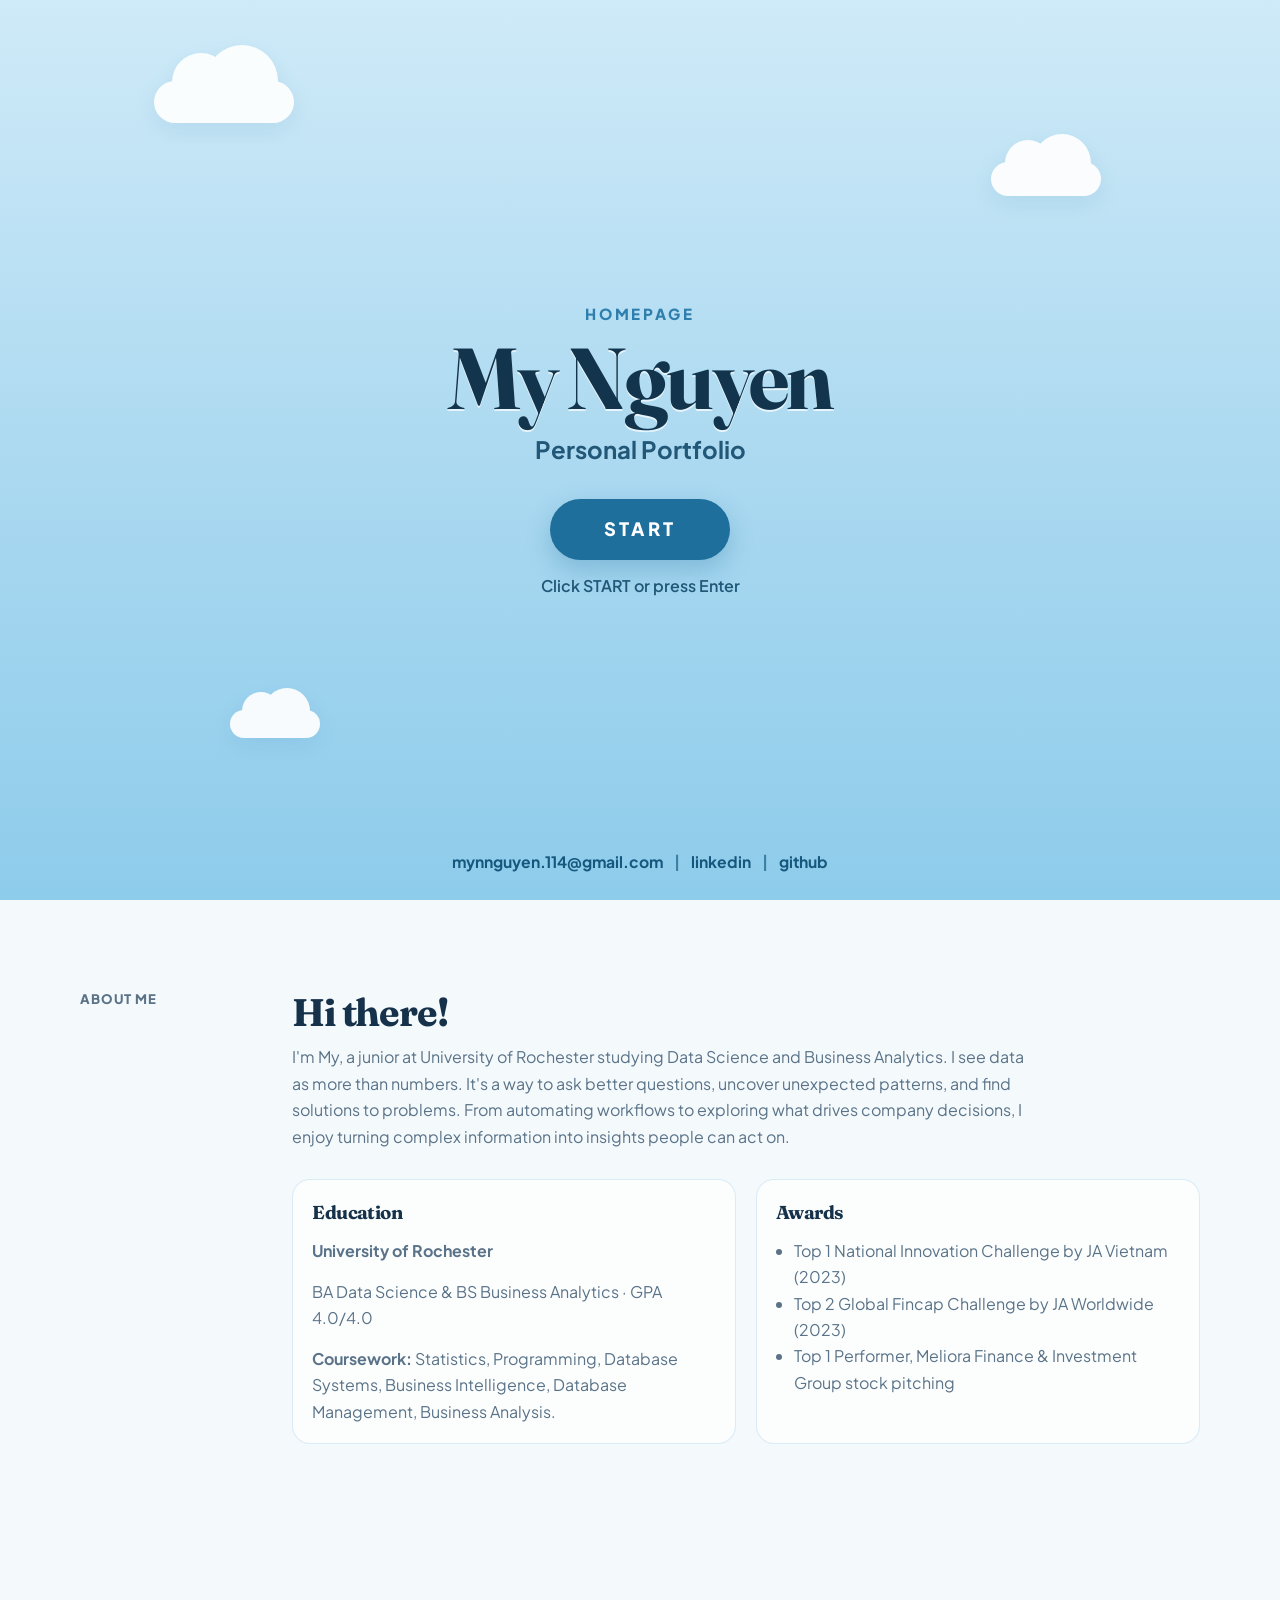
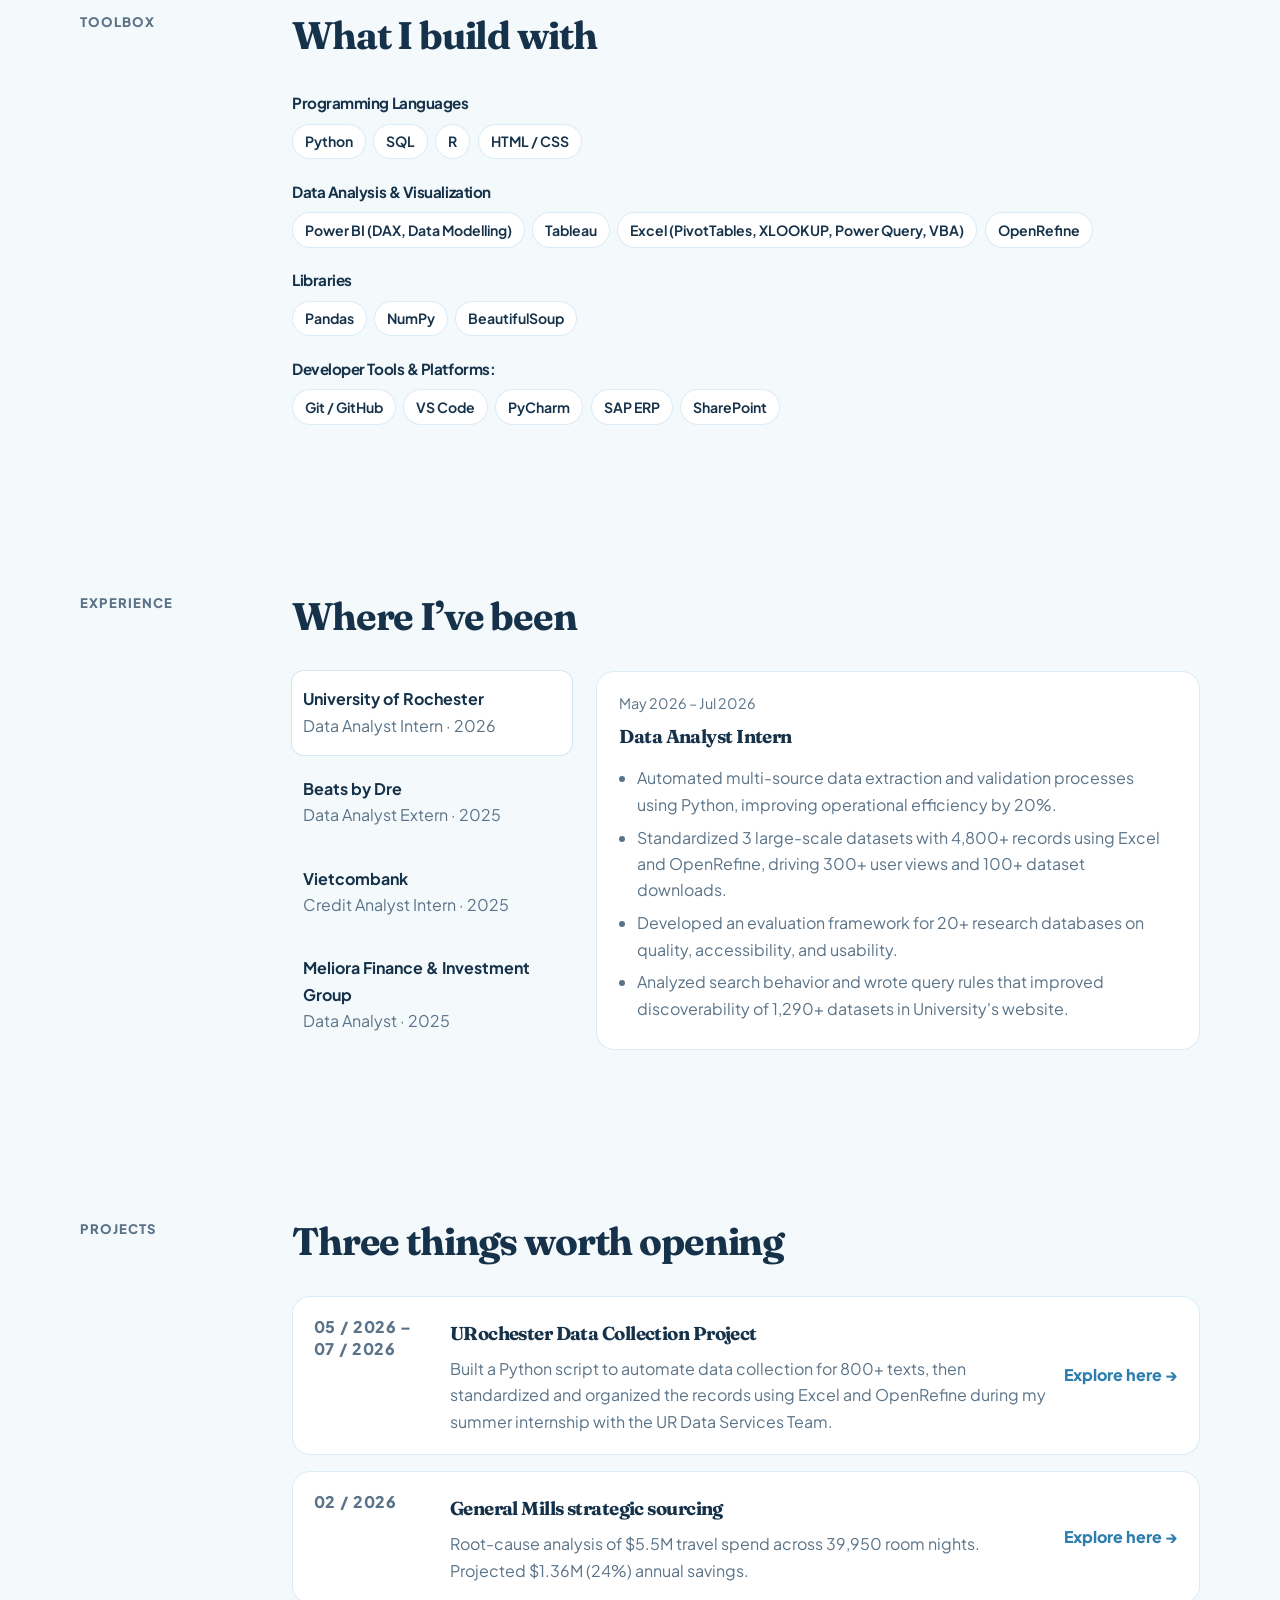
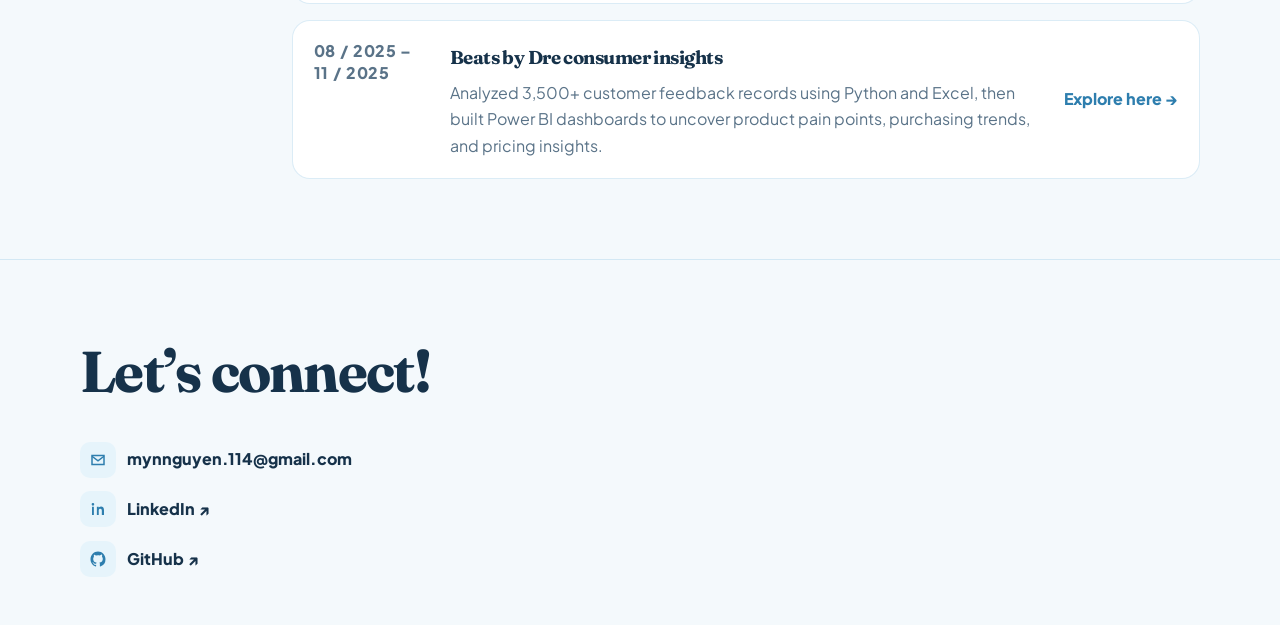
<file: index.html>
<!DOCTYPE html>
<html lang="en">
<head>
  <meta charset="UTF-8" />
  <meta name="viewport" content="width=device-width, initial-scale=1.0" />
  <title>My Nguyen | Personal Portfolio</title>
  <meta name="description" content="Personal portfolio of My Nguyen — Aspiring Data Scientist/Data Analyst curious about the patterns and possibilities hidden in data." />
  <link rel="preconnect" href="https://fonts.googleapis.com" />
  <link rel="preconnect" href="https://fonts.gstatic.com" crossorigin />
  <link href="https://fonts.googleapis.com/css2?family=Fraunces:opsz,wght@9..144,500;9..144,650;9..144,700&family=Plus+Jakarta+Sans:wght@400;500;600;700;800&display=swap" rel="stylesheet" />
  <link rel="stylesheet" href="style.css" />
</head>
<body class="start-lock">
  <div class="start-screen" id="startScreen" role="dialog" aria-label="Start screen">
    <span class="cloud cloud-a" aria-hidden="true"></span>
    <span class="cloud cloud-b" aria-hidden="true"></span>
    <span class="cloud cloud-c" aria-hidden="true"></span>
    <div class="start-inner">
      <p class="start-kicker">Homepage</p>
      <h1>My Nguyen</h1>
      <p class="start-sub">Personal Portfolio</p>
      <button class="start-btn" id="startBtn" type="button">START</button>
      <p class="start-hint">Click START or press Enter</p>
    </div>
    <p class="start-links">
      <a href="mailto:mynnguyen.114@gmail.com">mynnguyen.114@gmail.com</a>
      <span class="start-sep" aria-hidden="true">|</span>
      <a href="https://www.linkedin.com/in/mynguyen1104/" target="_blank" rel="noopener">linkedin</a>
      <span class="start-sep" aria-hidden="true">|</span>
      <a href="https://github.com/mynguyen121" target="_blank" rel="noopener">github</a>
    </p>
  </div>

  <header>
    <div class="wrap nav">
      <a class="logo" href="#top">MN</a>
      <button class="menu-btn" id="menuBtn" aria-expanded="false" aria-controls="navLinks">Menu</button>
      <nav>
        <ul id="navLinks">
          <li><a href="#about">About</a></li>
          <li><a href="#skills">Skills</a></li>
          <li><a href="#experience">Experience</a></li>
          <li><a href="#work">Projects</a></li>
          <li><a href="#contact">Contact</a></li>
        </ul>
      </nav>
    </div>
  </header>

  <main id="top" class="wrap">
    <section class="hero" id="home">
      <p class="meta">DATA SCIENCE & BUSINESS ANALYTICS · University of Rochester</p>
      <h1>My<em> Nguyen</em></h1>
      <p class="lead">
        Aspiring Data Scientist/Data Analyst curious about the
        <strong>patterns and possibilities</strong> hidden in data.
      </p>
      <div class="cta-row">
        <a class="btn btn-primary" href="#work">See the work</a>
        <a class="btn btn-ghost" href="#experience">See my experience</a>
      </div>
    </section>

    <section id="about me" class="about">
      <div class="split">
        <p class="label">About Me</p>
        <div>
          <h2>Hi there!</h2>
          <p>
            I'm My, a junior at University of Rochester studying Data Science 
            and Business Analytics. I see data as more than numbers. 
            It's a way to ask better questions, uncover unexpected patterns, 
            and find solutions to problems. From automating workflows 
            to exploring what drives company decisions, I enjoy turning complex 
            information into insights people can act on.
          </p>
          <div class="edu-awards">
            <article class="panel">
              <h3>Education</h3>
              <p><strong>University of Rochester</strong></p>
              <p>BA Data Science &amp; BS Business Analytics · GPA 4.0/4.0</p>
              <p><strong>Coursework:</strong> Statistics, Programming, Database Systems, Business Intelligence, Database Management, Business Analysis.</p>
            </article>
            <article class="panel">
              <h3>Awards</h3>
              <ul>
                <li>Top 1 National Innovation Challenge by JA Vietnam (2023)</li>
                <li>Top 2 Global Fincap Challenge by JA Worldwide (2023)</li>
                <li>Top 1 Performer, Meliora Finance &amp; Investment Group stock pitching</li>
              </ul>
            </article>
          </div>
        </div>
      </div>
    </section>

    <section id="skills">
      <div class="split">
        <p class="label">Toolbox</p>
        <div>
          <h2>What I build with</h2>
          <div class="skill-groups" style="margin-top: 1.4rem;">
            <div>
              <h3>Programming Languages</h3>
              <div class="chips">
                <span class="chip">Python</span>
                <span class="chip">SQL</span>
                <span class="chip">R</span>
                <span class="chip">HTML / CSS</span>
              </div>
            </div>
            <div>
              <h3>Data Analysis & Visualization</h3>
              <div class="chips">
                <span class="chip">Power BI (DAX, Data Modelling)</span>
                <span class="chip">Tableau</span>
                <span class="chip">Excel (PivotTables, XLOOKUP, Power Query, VBA)</span>
                <span class="chip">OpenRefine</span>
              </div>
            </div>
            <div>
              <h3>Libraries</h3>
              <div class="chips">
                <span class="chip">Pandas</span>
                <span class="chip">NumPy</span>
                <span class="chip">BeautifulSoup</span>
              </div>
            </div>
            <div>
              <h3>Developer Tools & Platforms:</h3>
              <div class="chips">
                <span class="chip">Git / GitHub</span>
                <span class="chip">VS Code</span>
                <span class="chip">PyCharm</span>
                <span class="chip">SAP ERP</span>
                <span class="chip">SharePoint</span>
              </div>
            </div>
          </div>
        </div>
      </div>
    </section>

    <section id="experience">
      <div class="split">
        <p class="label">Experience</p>
        <div>
          <h2>Where I’ve been</h2>
          <div class="exp-layout" style="margin-top: 1.4rem;">
            <div class="exp-nav" role="tablist">
              <button class="exp-tab active" type="button" data-exp="0"><strong>University of Rochester</strong>Data Analyst Intern · 2026</button>
              <button class="exp-tab" type="button" data-exp="1"><strong>Beats by Dre</strong>Data Analyst Extern · 2025</button>
              <button class="exp-tab" type="button" data-exp="2"><strong>Vietcombank</strong>Credit Analyst Intern · 2025</button>
              <button class="exp-tab" type="button" data-exp="3"><strong>Meliora Finance &amp; Investment Group</strong>Data Analyst · 2025</button>
            </div>
            <div>
              <article class="exp-detail exp-panel active" data-exp="0">
                <p class="when">May 2026 – Jul 2026</p>
                <h3>Data Analyst Intern</h3>
                <ul>
                  <li>Automated multi-source data extraction and validation processes using Python, improving operational efficiency by 20%.</li>
                  <li>Standardized 3 large-scale datasets with 4,800+ records using Excel and OpenRefine, driving 300+ user views and 100+ dataset downloads.</li>
                  <li>Developed an evaluation framework for 20+ research databases on quality, accessibility, and usability.</li>
                  <li>Analyzed search behavior and wrote query rules that improved discoverability of 1,290+ datasets in University's website.</li>
                </ul>
              </article>
              <article class="exp-detail exp-panel" data-exp="1">
                <p class="when">Aug 2025 – Nov 2025 · Remote</p>
                <h3>Data Analyst Extern</h3>
                <ul>
                  <li>Ran EDA on 3,500+ consumer feedback records with Python (Pandas, NumPy) and Excel.</li>
                  <li>Built Power BI dashboards to track KPIs, analyze business performance, and communicate insights on
                    top purchase drivers and optimal price recommendations.</li>
                </ul>
              </article>
              <article class="exp-detail exp-panel" data-exp="2">
                <p class="when">Jun 2025 – Aug 2025</p>
                <h3>Credit Analyst Intern</h3>
                <ul>
                  <li>Processed and validated 50+ end-to-end loan applications weekly.</li>
                  <li>Produced 20+ credit grading and financial risk reports from income statements and credit histories.</li>
                  <li>Performed variance analysis of reported property values vs. market data to flag collateral gaps.</li>
                </ul>
              </article>
              <article class="exp-detail exp-panel" data-exp="3">
                <p class="when">Feb 2025 – Feb 2026</p>
                <h3>Data Analyst</h3>
                <ul>
                  <li>Conducted business and financial analysis using Bloomberg Terminal to evaluate Alphabet Class C (GOOG)’s long-term growth, supporting a BUY recommendation; post-pitch performance evaluation found that GOOG outperformed the S&amp;P 500 by 58.91% in 2025.</li>
                  <li>Analyzed historical financial and market data to identify key growth drivers and develop a risk management plan addressing three primary risks with corresponding mitigants using Alphabet’s 10-K filings.</li>
                  <li>Performed competitive analysis and market research on 10 technology industry competitors, evaluating business models, financial performance, and market trends to identify go-to-market opportunities and inform strategic recommendations.</li>
                </ul>
              </article>
            </div>
          </div>
        </div>
      </div>
    </section>

    <section id="work">
      <div class="split">
        <p class="label">Projects</p>
        <div>
          <h2>Three things worth opening</h2>
          <div class="work-list" style="margin-top: 1.4rem;">
            <article class="work-card">
              <p class="work-num">05 / 2026 – 07 / 2026</p>
              <div>
                <h3>URochester Data Collection Project</h3>
                <p>Built a Python script to automate data collection for 800+ texts, then standardized and organized the records using Excel and OpenRefine during my summer internship with the UR Data Services Team.</p>
              </div>
              <a class="work-link" href="https://rochester.figshare.com/authors/My_Nguyen/24165510" target="_blank" rel="noopener">Explore here →</a>
            </article>
            <article class="work-card">
              <p class="work-num">02 / 2026</p>
              <div>
                <h3>General Mills strategic sourcing</h3>
                <p>Root-cause analysis of $5.5M travel spend across 39,950 room nights. Projected $1.36M (24%) annual savings.</p>
              </div>
              <a class="work-link" href="https://drive.google.com/file/d/10__ODlcCllPjVXhKbmg-eaCyUIeVlyck/view" target="_blank" rel="noopener">Explore here →</a>
            </article>
            <article class="work-card">
              <p class="work-num">08 / 2025 –<br>11 / 2025</p>
              <div>
                <h3>Beats by Dre consumer insights</h3>
                <p>Analyzed 3,500+ customer feedback records using Python and Excel, then built Power BI dashboards to uncover product pain points, purchasing trends, and pricing insights.</p>
              </div>
              <a class="work-link" href="https://app.notion.com/p/Beats-by-Dre-Externship-2d32a43c47c080a69445e3071da0aaec" target="_blank" rel="noopener">Explore here →</a>
            </article>
          </div>
        </div>
      </div>
    </section>
  </main>

  <footer id="contact">
    <div class="wrap">
      <h2>Let’s connect!</h2>
      <div class="contact-row">
        <a href="mailto:mynnguyen.114@gmail.com">
          <span class="contact-icon" aria-hidden="true">
            <svg width="18" height="18" viewBox="0 0 24 24" fill="none" stroke="currentColor" stroke-width="2"><path d="M4 6h16v12H4z"/><path d="m4 7 8 6 8-6"/></svg>
          </span>
          mynnguyen.114@gmail.com
        </a>
        <a href="https://www.linkedin.com/in/mynguyen1104/" target="_blank" rel="noopener">
          <span class="contact-icon" aria-hidden="true">
            <svg width="18" height="18" viewBox="0 0 24 24" fill="currentColor"><path d="M6.5 9H4v11h2.5V9zM5.25 4A1.75 1.75 0 1 0 5.25 7.5 1.75 1.75 0 0 0 5.25 4zM20 13.3c0-3.2-1.7-4.7-4-4.7-1.8 0-2.6 1-3.1 1.7V9H10.5c0 1.8 0 11 0 11H13v-6.1c0-.3 0-.7.1-1 .3-.7.9-1.4 2-1.4 1.4 0 2 1.1 2 2.7V20H20z"/></svg>
          </span>
          LinkedIn ↗
        </a>
        <a href="https://github.com/mynguyen121" target="_blank" rel="noopener">
          <span class="contact-icon" aria-hidden="true">
            <svg width="18" height="18" viewBox="0 0 24 24" fill="currentColor"><path d="M12 2C6.48 2 2 6.58 2 12.26c0 4.52 2.87 8.35 6.84 9.71.5.1.68-.22.68-.49 0-.24-.01-.87-.01-1.71-2.78.62-3.37-1.37-3.37-1.37-.45-1.18-1.11-1.5-1.11-1.5-.91-.64.07-.63.07-.63 1 .07 1.53 1.06 1.53 1.06.89 1.56 2.34 1.11 2.91.85.09-.66.35-1.11.63-1.37-2.22-.26-4.56-1.14-4.56-5.07 0-1.12.39-2.03 1.03-2.75-.1-.26-.45-1.3.1-2.71 0 0 .84-.27 2.75 1.05A9.3 9.3 0 0 1 12 6.84c.85.01 1.71.12 2.51.35 1.9-1.32 2.74-1.05 2.74-1.05.55 1.41.2 2.45.1 2.71.64.72 1.03 1.63 1.03 2.75 0 3.94-2.34 4.8-4.57 5.06.36.32.68.94.68 1.9 0 1.37-.01 2.47-.01 2.81 0 .27.18.6.69.49A10.03 10.03 0 0 0 22 12.26C22 6.58 17.52 2 12 2z"/></svg>
          </span>
          GitHub ↗
        </a>
      </div>
    </div>
  </footer>

  <script>
    const startScreen = document.getElementById("startScreen");
    const startBtn = document.getElementById("startBtn");
    function enterSite() {
      if (startScreen.classList.contains("is-leaving") || startScreen.classList.contains("is-gone")) return;
      startScreen.classList.add("is-leaving");
      document.body.classList.remove("start-lock");
      window.setTimeout(() => {
        startScreen.classList.add("is-gone");
        startScreen.setAttribute("aria-hidden", "true");
      }, 450);
    }
    startBtn.addEventListener("click", enterSite);

    const snapSections = [...document.querySelectorAll("main section, footer#contact")];
    let snapping = false;
    function headerHeight() {
      return document.querySelector("header")?.offsetHeight || 72;
    }
    function currentSectionIndex() {
      const snapY = headerHeight() + 24;
      let idx = 0;
      snapSections.forEach((section, i) => {
        const pad = parseFloat(getComputedStyle(section).paddingTop) || 0;
        if (section.getBoundingClientRect().top + pad <= snapY + 12) idx = i;
      });
      const atBottom =
        window.scrollY + window.innerHeight >= document.documentElement.scrollHeight - 8;
      if (atBottom) idx = snapSections.length - 1;
      return idx;
    }
    function scrollToSection(el) {
      if (!el) return;
      if (el.id === "home" || el.classList.contains("hero")) {
        window.scrollTo({ top: 0, behavior: "smooth" });
        return;
      }
      const pad = parseFloat(getComputedStyle(el).paddingTop) || 0;
      const top = window.scrollY + el.getBoundingClientRect().top + pad - headerHeight() - 16;
      window.scrollTo({ top: Math.max(0, top), behavior: "smooth" });
    }
    function goToSection(delta) {
      if (snapping) return;
      const next = Math.min(snapSections.length - 1, Math.max(0, currentSectionIndex() + delta));
      snapping = true;
      scrollToSection(snapSections[next]);
      window.setTimeout(() => { snapping = false; }, 700);
    }

    document.addEventListener("keydown", (event) => {
      if (event.target.closest("input, textarea, select, [contenteditable]")) return;
      const startVisible = !startScreen.classList.contains("is-gone") && !startScreen.classList.contains("is-leaving");
      if (event.key === "Enter" || event.key === " ") {
        if (event.target.closest("a, button.exp-tab")) return;
        if (startVisible) {
          event.preventDefault();
          enterSite();
        }
        return;
      }
      if (event.key === "ArrowDown" || event.key === "ArrowUp") {
        event.preventDefault();
        if (startVisible) {
          if (event.key === "ArrowDown") enterSite();
          return;
        }
        goToSection(event.key === "ArrowDown" ? 1 : -1);
      }
    });
    if (location.hash && location.hash !== "#top") enterSite();

    const btn = document.getElementById("menuBtn");
    const links = document.getElementById("navLinks");
    btn.addEventListener("click", () => {
      const open = links.classList.toggle("open");
      btn.setAttribute("aria-expanded", String(open));
    });
    links.querySelectorAll("a").forEach((a) => {
      a.addEventListener("click", () => {
        links.classList.remove("open");
        btn.setAttribute("aria-expanded", "false");
      });
    });
    document.querySelectorAll('a[href^="#"]').forEach((a) => {
      a.addEventListener("click", (event) => {
        const id = a.getAttribute("href");
        if (!id || id === "#") return;
        const el = document.querySelector(id === "#top" ? "#home" : id);
        if (!el) return;
        event.preventDefault();
        history.pushState(null, "", id);
        scrollToSection(el);
      });
    });

    const tabs = [...document.querySelectorAll(".exp-tab")];
    const panels = [...document.querySelectorAll(".exp-panel")];
    tabs.forEach((tab) => {
      tab.addEventListener("click", () => {
        const id = tab.dataset.exp;
        tabs.forEach((t) => t.classList.toggle("active", t === tab));
        panels.forEach((p) => p.classList.toggle("active", p.dataset.exp === id));
      });
    });

    const sections = [...document.querySelectorAll("main section[id], footer#contact")];
    const navItems = [...document.querySelectorAll("#navLinks a")];
    function setActiveNav() {
      let current = "";
      let best = 0;
      sections.forEach((section) => {
        const rect = section.getBoundingClientRect();
        const visible = Math.min(rect.bottom, window.innerHeight) - Math.max(rect.top, 72);
        if (visible > best) {
          best = visible;
          current = section.id;
        }
      });
      navItems.forEach((link) => {
        link.classList.toggle("active", link.getAttribute("href") === `#${current}`);
      });
    }
    window.addEventListener("scroll", setActiveNav, { passive: true });
    setActiveNav();
  </script>
</body>
</html>
</file>
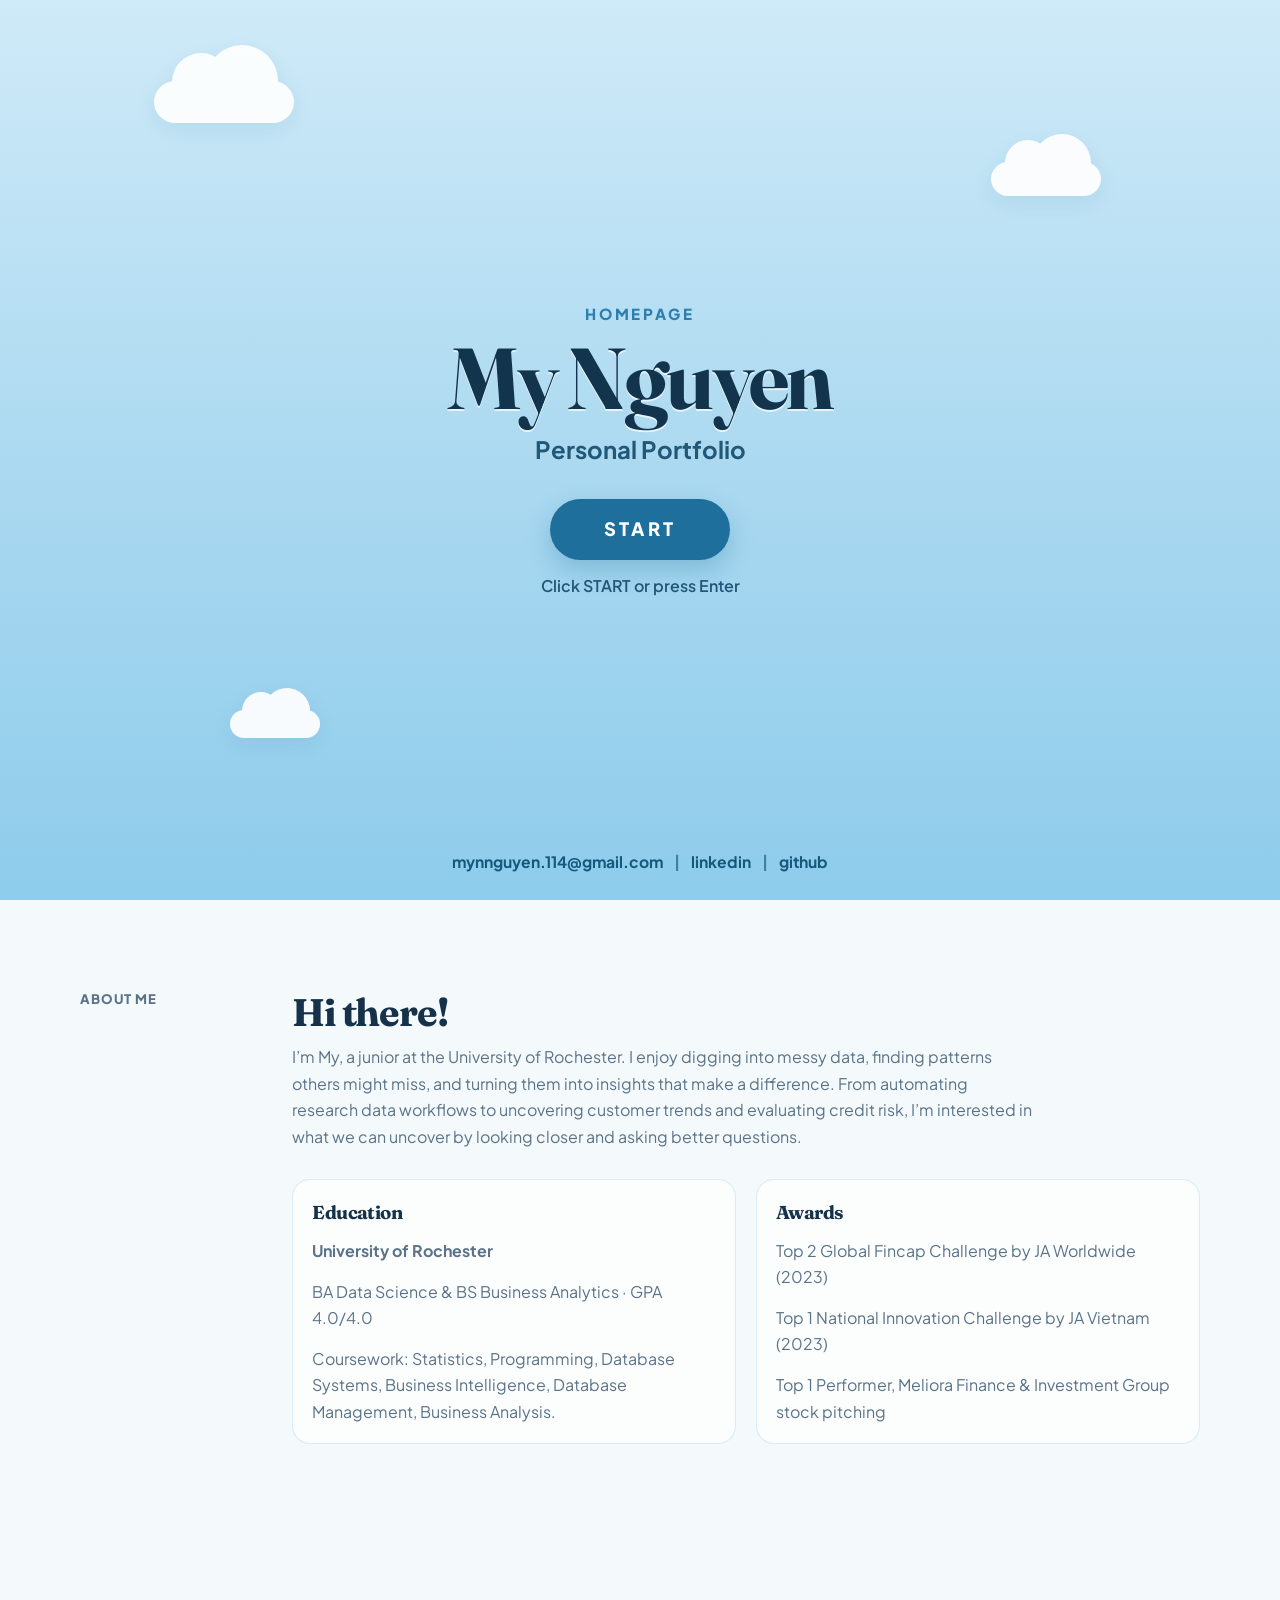
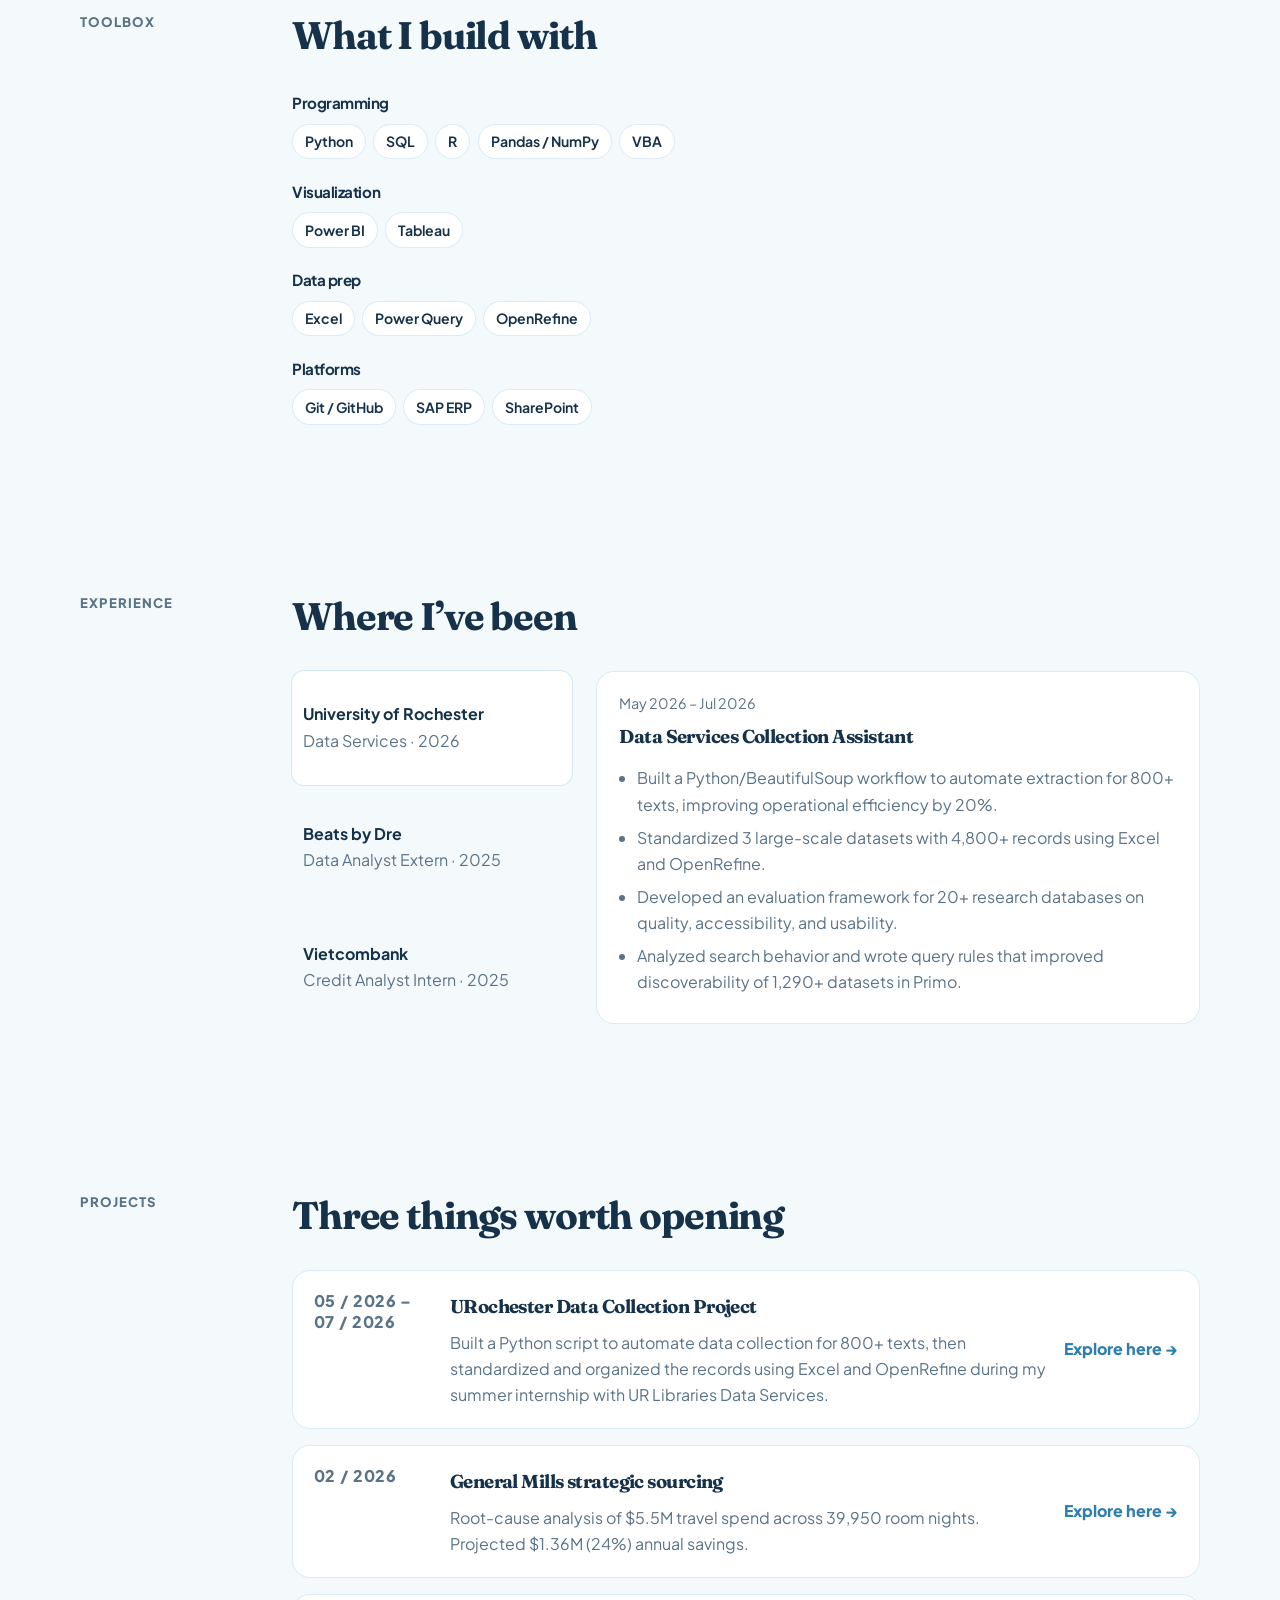
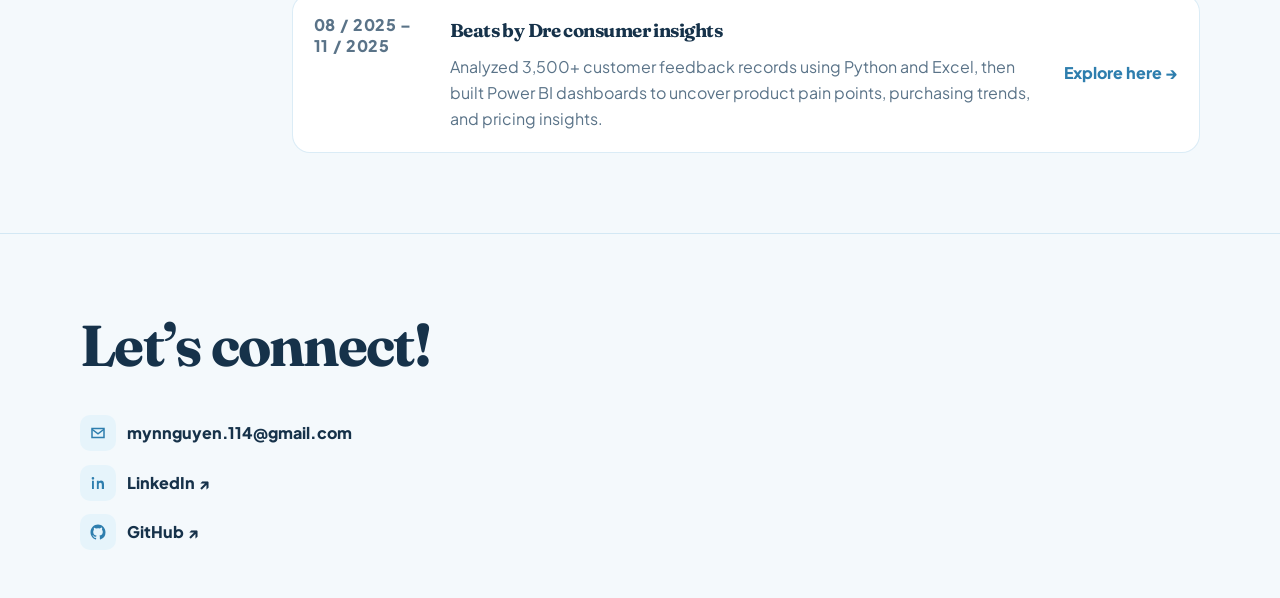
<file: website.html>
<!DOCTYPE html>
<html lang="en">
<head>
  <meta charset="UTF-8" />
  <meta name="viewport" content="width=device-width, initial-scale=1.0" />
  <title>My Nguyen | Personal Portfolio</title>
  <meta name="description" content="Personal portfolio of My Nguyen — Aspiring Data Scientist/Data Analyst curious about the patterns and possibilities hidden in data." />
  <link rel="preconnect" href="https://fonts.googleapis.com" />
  <link rel="preconnect" href="https://fonts.gstatic.com" crossorigin />
  <link href="https://fonts.googleapis.com/css2?family=Fraunces:opsz,wght@9..144,500;9..144,650;9..144,700&family=Plus+Jakarta+Sans:wght@400;500;600;700;800&display=swap" rel="stylesheet" />
  <style>
    :root {
      --bg: #f4f9fc;
      --bg-elev: #ffffff;
      --ink: #16324a;
      --muted: #5a7388;
      --line: rgba(92, 168, 214, 0.22);
      --blue: #89c9e8;
      --blue-mid: #5aaad4;
      --blue-deep: #2e7eae;
      --blue-soft: #e6f4fb;
      --shadow: 0 18px 40px rgba(46, 126, 174, 0.1);
      --max: 1120px;
    }
    * { box-sizing: border-box; margin: 0; padding: 0; }
    html { scroll-behavior: smooth; scroll-padding-top: 88px; }
    body {
      font-family: "Plus Jakarta Sans", sans-serif;
      background: var(--bg);
      color: var(--ink);
      line-height: 1.65;
      overflow-x: hidden;
    }
    body::before {
      content: "";
      position: fixed;
      inset: 0;
      pointer-events: none;
      background-image:
        linear-gradient(rgba(90, 170, 212, 0.08) 1px, transparent 1px),
        linear-gradient(90deg, rgba(90, 170, 212, 0.08) 1px, transparent 1px);
      background-size: 72px 72px;
      z-index: 0;
    }
    a { color: inherit; text-decoration: none; }
    .wrap { width: min(var(--max), calc(100% - 2rem)); margin-inline: auto; position: relative; z-index: 1; }
    section { padding: 5rem 0; }
    h1, h2, h3 { font-family: Fraunces, Georgia, serif; letter-spacing: -0.03em; }
    h2 { font-size: clamp(1.8rem, 3vw, 2.5rem); }

    header {
      position: sticky;
      top: 0;
      z-index: 20;
      backdrop-filter: blur(16px);
      background: rgba(244, 249, 252, 0.86);
      border-bottom: 1px solid var(--line);
    }
    .nav {
      display: flex;
      align-items: center;
      justify-content: space-between;
      min-height: 72px;
      gap: 1rem;
    }
    .logo {
      width: 42px;
      height: 42px;
      border-radius: 10px;
      background: #7ec8e8;
      color: #12344c;
      display: grid;
      place-items: center;
      font-weight: 800;
      font-size: 0.85rem;
    }
    nav ul { list-style: none; display: flex; gap: 1.35rem; font-weight: 700; }
    nav a { color: var(--muted); }
    nav a:hover, nav a.active { color: var(--ink); }
    .menu-btn {
      display: none;
      border: 1px solid var(--line);
      background: #fff;
      border-radius: 999px;
      padding: 0.45rem 0.85rem;
      font-weight: 700;
      cursor: pointer;
    }

    .hero { min-height: calc(100vh - 72px); display: grid; align-content: center; padding-top: 4rem; }
    .hero .meta { color: var(--muted); font-size: 0.85rem; font-weight: 700; letter-spacing: 0.16em; text-transform: uppercase; margin-bottom: 1.4rem; }
    .hero h1 { font-size: clamp(3.2rem, 9vw, 7rem); line-height: 0.92; }
    .hero h1 em { font-style: normal; color: var(--blue-deep); }
    .hero .lead { max-width: 40rem; margin-top: 1.4rem; font-size: 1.15rem; color: var(--muted); }
    .hero .lead strong { color: var(--ink); font-weight: 700; }
    .cta-row { display: flex; flex-wrap: wrap; gap: 0.8rem; margin-top: 1.8rem; }
    .btn {
      display: inline-flex;
      align-items: center;
      gap: 0.4rem;
      padding: 0.78rem 1.15rem;
      border-radius: 999px;
      font-weight: 800;
      border: 1.5px solid var(--ink);
    }
    .btn-primary { background: var(--ink); color: #f4f9fc; }
    .btn-primary:hover { background: var(--blue-deep); border-color: var(--blue-deep); }
    .btn-ghost { background: #fff; }
    .btn-ghost:hover { border-color: var(--blue-mid); color: var(--blue-deep); }

    .split {
      display: grid;
      grid-template-columns: 180px 1fr;
      gap: 2rem;
      align-items: start;
    }
    .split > .label {
      font-size: 0.82rem;
      font-weight: 800;
      letter-spacing: 0.08em;
      text-transform: uppercase;
      color: var(--muted);
      padding-top: 0.45rem;
    }
    .about p { color: var(--muted); max-width: 62ch; }
    .about p + p { margin-top: 0.9rem; }
    .edu-awards {
      display: grid;
      grid-template-columns: 1fr 1fr;
      gap: 1.2rem;
      margin-top: 1.8rem;
    }
    .panel {
      border: 1px solid var(--line);
      border-radius: 18px;
      padding: 1.15rem 1.2rem;
      background: rgba(255,255,255,0.72);
    }
    .panel h3 { margin-bottom: 0.55rem; }
    .panel p { color: var(--muted); margin-top: 0.35rem; }

    .skill-groups { display: grid; gap: 1.2rem; }
    .skill-groups h3 { font-family: "Plus Jakarta Sans", sans-serif; font-size: 0.95rem; margin-bottom: 0.55rem; }
    .chips { display: flex; flex-wrap: wrap; gap: 0.45rem; }
    .chip {
      border: 1px solid var(--line);
      background: #fff;
      border-radius: 999px;
      padding: 0.32rem 0.75rem;
      font-size: 0.88rem;
      font-weight: 650;
    }

    .exp-layout {
      display: grid;
      grid-template-columns: 280px 1fr;
      gap: 1.5rem;
    }
    .exp-nav { display: grid; gap: 0.35rem; }
    .exp-tab {
      text-align: left;
      border: 0;
      background: transparent;
      padding: 0.75rem 0.7rem;
      border-radius: 12px;
      cursor: pointer;
      font: inherit;
      color: var(--muted);
    }
    .exp-tab strong { display: block; color: var(--ink); }
    .exp-tab.active { background: #fff; box-shadow: 0 0 0 1px var(--line); }
    .exp-detail {
      border: 1px solid var(--line);
      border-radius: 18px;
      padding: 1.3rem 1.4rem;
      background: #fff;
      min-height: 280px;
    }
    .exp-detail .when { color: var(--muted); font-size: 0.9rem; }
    .exp-detail h3 { margin: 0.35rem 0 0.8rem; }
    .exp-detail ul { margin-left: 1.1rem; color: var(--muted); }
    .exp-detail li { margin-bottom: 0.4rem; }
    .exp-panel { display: none; }
    .exp-panel.active { display: block; }

    .work-list { display: grid; gap: 1rem; }
    .work-card {
      display: grid;
      grid-template-columns: 120px 1fr auto;
      gap: 1rem;
      align-items: start;
      border: 1px solid var(--line);
      border-radius: 18px;
      padding: 1.2rem 1.3rem;
      background: #fff;
    }
    .work-card:hover { border-color: var(--blue-mid); }
    .work-num { font-weight: 800; color: var(--blue-deep); letter-spacing: 0.04em; line-height: 1.35; }
    .work-card h3 { margin: 0.15rem 0 0.4rem; }
    .work-card p { color: var(--muted); }
    .work-link {
      font-weight: 800;
      color: var(--blue-deep);
      white-space: nowrap;
      align-self: center;
    }
    .work-link:hover { text-decoration: underline; }

    footer {
      border-top: 1px solid var(--line);
      padding: 4rem 0 3rem;
    }
    footer h2 { font-size: clamp(2.2rem, 5vw, 3.6rem); margin-bottom: 1.4rem; }
    .contact-row {
      display: flex;
      flex-direction: column;
      align-items: flex-start;
      gap: 0.85rem;
      font-weight: 800;
    }
    .contact-row a {
      display: inline-flex;
      align-items: center;
      gap: 0.7rem;
    }
    .contact-row a:hover { color: var(--blue-deep); text-decoration: underline; }
    .contact-icon {
      width: 36px;
      height: 36px;
      border-radius: 10px;
      background: var(--blue-soft);
      color: var(--blue-deep);
      display: grid;
      place-items: center;
      flex-shrink: 0;
    }

    .start-screen {
      position: fixed;
      inset: 0;
      z-index: 80;
      display: grid;
      place-items: center;
      background: linear-gradient(180deg, #cfeaf8 0%, #a9d8f0 55%, #8ecceb 100%);
      overflow: hidden;
      text-align: center;
      padding: 1.5rem;
    }
    .start-screen.is-leaving { opacity: 0; pointer-events: none; transition: opacity 0.45s ease; }
    .start-screen.is-gone { display: none; }
    .cloud {
      position: absolute;
      background: #fff;
      border-radius: 999px;
      opacity: 0.92;
      filter: drop-shadow(0 8px 12px rgba(46, 126, 174, 0.12));
    }
    .cloud::before, .cloud::after {
      content: "";
      position: absolute;
      background: #fff;
      border-radius: 50%;
    }
    .cloud-a { width: 140px; height: 42px; top: 9%; left: 12%; animation: drift 18s linear infinite; }
    .cloud-a::before { width: 58px; height: 58px; left: 18px; top: -28px; }
    .cloud-a::after { width: 72px; height: 72px; left: 52px; top: -36px; }
    .cloud-b { width: 110px; height: 34px; top: 18%; right: 14%; animation: drift 22s linear infinite reverse; }
    .cloud-b::before { width: 46px; height: 46px; left: 14px; top: -22px; }
    .cloud-b::after { width: 58px; height: 58px; left: 42px; top: -28px; }
    .cloud-c { width: 90px; height: 28px; bottom: 18%; left: 18%; animation: drift 20s linear infinite; }
    .cloud-c::before { width: 38px; height: 38px; left: 12px; top: -18px; }
    .cloud-c::after { width: 46px; height: 46px; left: 34px; top: -22px; }
    @keyframes drift {
      0%, 100% { transform: translateX(0); }
      50% { transform: translateX(18px); }
    }
    .start-inner { position: relative; z-index: 1; }
    .start-kicker {
      font-size: 0.95rem;
      font-weight: 800;
      letter-spacing: 0.18em;
      text-transform: uppercase;
      color: var(--blue-deep);
      margin-bottom: 0.6rem;
    }
    .start-inner h1 {
      font-size: clamp(3rem, 8vw, 5.4rem);
      color: #12344c;
      line-height: 1;
      text-shadow: 0 2px 0 rgba(255, 255, 255, 0.7);
    }
    .start-sub {
      margin: 0.55rem 0 1.8rem;
      font-size: clamp(1.15rem, 2.4vw, 1.5rem);
      font-weight: 700;
      color: #215777;
    }
    .start-btn {
      display: inline-flex;
      align-items: center;
      justify-content: center;
      min-width: 180px;
      padding: 0.95rem 1.8rem;
      border: 0;
      border-radius: 999px;
      background: #1f6f9c;
      color: #fff;
      font: inherit;
      font-size: 1.15rem;
      font-weight: 800;
      letter-spacing: 0.18em;
      cursor: pointer;
      box-shadow: 0 10px 24px rgba(31, 111, 156, 0.28);
      animation: pulse 1.8s ease-in-out infinite;
    }
    .start-btn:hover, .start-btn:focus-visible {
      background: #15577d;
      outline: 3px solid #fff;
      outline-offset: 3px;
    }
    @keyframes pulse {
      0%, 100% { transform: translateY(0); }
      50% { transform: translateY(-5px); }
    }
    .start-hint { margin-top: 0.85rem; color: #215777; font-weight: 600; }
    .start-links {
      position: absolute;
      bottom: 1.6rem;
      left: 50%;
      transform: translateX(-50%);
      z-index: 1;
      display: flex;
      align-items: center;
      gap: 0.7rem;
      font-weight: 700;
      color: #15577d;
      font-size: 0.98rem;
      white-space: nowrap;
    }
    .start-links a:hover { text-decoration: underline; }
    .start-sep { color: #3d7ea3; }
    body.start-lock { overflow: hidden; }
    @media (prefers-reduced-motion: reduce) {
      .cloud, .start-btn { animation: none; }
      .start-screen.is-leaving { transition: none; }
    }

    @media (max-width: 860px) {
      .split, .edu-awards, .exp-layout, .work-card {
        grid-template-columns: 1fr;
      }
      .work-link { justify-self: start; }
      nav ul {
        display: none;
        position: absolute;
        right: 1rem;
        top: 72px;
        flex-direction: column;
        background: #fff;
        border: 1px solid var(--line);
        border-radius: 14px;
        padding: 0.8rem 1rem;
        box-shadow: var(--shadow);
      }
      nav ul.open { display: flex; }
      .menu-btn { display: inline-block; }
      section { padding: 3.4rem 0; }
    }
  </style>
</head>
<body class="start-lock">
  <div class="start-screen" id="startScreen" role="dialog" aria-label="Start screen">
    <span class="cloud cloud-a" aria-hidden="true"></span>
    <span class="cloud cloud-b" aria-hidden="true"></span>
    <span class="cloud cloud-c" aria-hidden="true"></span>
    <div class="start-inner">
      <p class="start-kicker">Homepage</p>
      <h1>My Nguyen</h1>
      <p class="start-sub">Personal Portfolio</p>
      <button class="start-btn" id="startBtn" type="button">START</button>
      <p class="start-hint">Click START or press Enter</p>
    </div>
    <p class="start-links">
      <a href="mailto:mynnguyen.114@gmail.com">mynnguyen.114@gmail.com</a>
      <span class="start-sep" aria-hidden="true">|</span>
      <a href="https://www.linkedin.com/in/mynguyen1104/" target="_blank" rel="noopener">linkedin</a>
      <span class="start-sep" aria-hidden="true">|</span>
      <a href="https://github.com/mynguyen121" target="_blank" rel="noopener">github</a>
    </p>
  </div>

  <header>
    <div class="wrap nav">
      <a class="logo" href="#top">MN</a>
      <button class="menu-btn" id="menuBtn" aria-expanded="false" aria-controls="navLinks">Menu</button>
      <nav>
        <ul id="navLinks">
          <li><a href="#about">About</a></li>
          <li><a href="#skills">Skills</a></li>
          <li><a href="#experience">Experience</a></li>
          <li><a href="#work">Projects</a></li>
          <li><a href="#contact">Contact</a></li>
        </ul>
      </nav>
    </div>
  </header>

  <main id="top" class="wrap">
    <section class="hero" id="home">
      <p class="meta">Junior · University of Rochester</p>
      <h1>My<em> Nguyen</em></h1>
      <p class="lead">
        Aspiring Data Scientist/Data Analyst curious about the
        <strong>patterns and possibilities</strong> hidden in data.
      </p>
      <div class="cta-row">
        <a class="btn btn-primary" href="#work">See the work</a>
        <a class="btn btn-ghost" href="#experience">See my experience</a>
      </div>
    </section>

    <section id="about me" class="about">
      <div class="split">
        <p class="label">About Me</p>
        <div>
          <h2>Hi there!</h2>
          <p>
            I’m My, a junior at the University of Rochester. I enjoy
            digging into messy data, finding patterns others might miss, and turning
            them into insights that make a difference. From automating research data
            workflows to uncovering customer trends and evaluating credit risk, I’m
            interested in what we can uncover by looking closer and asking better questions.
          </p>
          <div class="edu-awards">
            <article class="panel">
              <h3>Education</h3>
              <p><strong>University of Rochester</strong></p>
              <p>BA Data Science &amp; BS Business Analytics · GPA 4.0/4.0</p>
              <p>Coursework: Statistics, Programming, Database Systems, Business Intelligence, Database Management, Business Analysis.</p>
            </article>
            <article class="panel">
              <h3>Awards</h3>
              <p>Top 2 Global Fincap Challenge by JA Worldwide (2023)</p>
              <p>Top 1 National Innovation Challenge by JA Vietnam (2023)</p>
              <p>Top 1 Performer, Meliora Finance &amp; Investment Group stock pitching</p>
            </article>
          </div>
        </div>
      </div>
    </section>

    <section id="skills">
      <div class="split">
        <p class="label">Toolbox</p>
        <div>
          <h2>What I build with</h2>
          <div class="skill-groups" style="margin-top: 1.4rem;">
            <div>
              <h3>Programming</h3>
              <div class="chips">
                <span class="chip">Python</span>
                <span class="chip">SQL</span>
                <span class="chip">R</span>
                <span class="chip">Pandas / NumPy</span>
                <span class="chip">VBA</span>
              </div>
            </div>
            <div>
              <h3>Visualization</h3>
              <div class="chips">
                <span class="chip">Power BI</span>
                <span class="chip">Tableau</span>
              </div>
            </div>
            <div>
              <h3>Data prep</h3>
              <div class="chips">
                <span class="chip">Excel</span>
                <span class="chip">Power Query</span>
                <span class="chip">OpenRefine</span>
              </div>
            </div>
            <div>
              <h3>Platforms</h3>
              <div class="chips">
                <span class="chip">Git / GitHub</span>
                <span class="chip">SAP ERP</span>
                <span class="chip">SharePoint</span>
              </div>
            </div>
          </div>
        </div>
      </div>
    </section>

    <section id="experience">
      <div class="split">
        <p class="label">Experience</p>
        <div>
          <h2>Where I’ve been</h2>
          <div class="exp-layout" style="margin-top: 1.4rem;">
            <div class="exp-nav" role="tablist">
              <button class="exp-tab active" type="button" data-exp="0"><strong>University of Rochester</strong>Data Services · 2026</button>
              <button class="exp-tab" type="button" data-exp="1"><strong>Beats by Dre</strong>Data Analyst Extern · 2025</button>
              <button class="exp-tab" type="button" data-exp="2"><strong>Vietcombank</strong>Credit Analyst Intern · 2025</button>
            </div>
            <div>
              <article class="exp-detail exp-panel active" data-exp="0">
                <p class="when">May 2026 – Jul 2026</p>
                <h3>Data Services Collection Assistant</h3>
                <ul>
                  <li>Built a Python/BeautifulSoup workflow to automate extraction for 800+ texts, improving operational efficiency by 20%.</li>
                  <li>Standardized 3 large-scale datasets with 4,800+ records using Excel and OpenRefine.</li>
                  <li>Developed an evaluation framework for 20+ research databases on quality, accessibility, and usability.</li>
                  <li>Analyzed search behavior and wrote query rules that improved discoverability of 1,290+ datasets in Primo.</li>
                </ul>
              </article>
              <article class="exp-detail exp-panel" data-exp="1">
                <p class="when">Aug 2025 – Nov 2025 · Remote</p>
                <h3>Data Analyst Extern</h3>
                <ul>
                  <li>Ran EDA on 3,500+ consumer feedback records with Python (Pandas, NumPy) and Excel.</li>
                  <li>Built executive Power BI dashboards tracking KPIs, purchase drivers, and $50–$100 / $100–$200 price bands.</li>
                </ul>
              </article>
              <article class="exp-detail exp-panel" data-exp="2">
                <p class="when">Jun 2025 – Aug 2025</p>
                <h3>Credit Analyst Intern</h3>
                <ul>
                  <li>Processed and validated 50+ end-to-end loan applications weekly.</li>
                  <li>Produced 20+ credit grading and financial risk reports from income statements and credit histories.</li>
                  <li>Performed variance analysis of reported property values vs. market data to flag collateral gaps.</li>
                </ul>
              </article>
            </div>
          </div>
        </div>
      </div>
    </section>

    <section id="work">
      <div class="split">
        <p class="label">Projects</p>
        <div>
          <h2>Three things worth opening</h2>
          <div class="work-list" style="margin-top: 1.4rem;">
            <article class="work-card">
              <p class="work-num">05 / 2026 – 07 / 2026</p>
              <div>
                <h3>URochester Data Collection Project</h3>
                <p>Built a Python script to automate data collection for 800+ texts, then standardized and organized the records using Excel and OpenRefine during my summer internship with UR Libraries Data Services.</p>
              </div>
              <a class="work-link" href="https://rochester.figshare.com/authors/My_Nguyen/24165510" target="_blank" rel="noopener">Explore here →</a>
            </article>
            <article class="work-card">
              <p class="work-num">02 / 2026</p>
              <div>
                <h3>General Mills strategic sourcing</h3>
                <p>Root-cause analysis of $5.5M travel spend across 39,950 room nights. Projected $1.36M (24%) annual savings.</p>
              </div>
              <a class="work-link" href="https://drive.google.com/file/d/10__ODlcCllPjVXhKbmg-eaCyUIeVlyck/view" target="_blank" rel="noopener">Explore here →</a>
            </article>
            <article class="work-card">
              <p class="work-num">08 / 2025 –<br>11 / 2025</p>
              <div>
                <h3>Beats by Dre consumer insights</h3>
                <p>Analyzed 3,500+ customer feedback records using Python and Excel, then built Power BI dashboards to uncover product pain points, purchasing trends, and pricing insights.</p>
              </div>
              <a class="work-link" href="https://app.notion.com/p/Beats-by-Dre-Externship-2d32a43c47c080a69445e3071da0aaec" target="_blank" rel="noopener">Explore here →</a>
            </article>
          </div>
        </div>
      </div>
    </section>
  </main>

  <footer id="contact">
    <div class="wrap">
      <h2>Let’s connect!</h2>
      <div class="contact-row">
        <a href="mailto:mynnguyen.114@gmail.com">
          <span class="contact-icon" aria-hidden="true">
            <svg width="18" height="18" viewBox="0 0 24 24" fill="none" stroke="currentColor" stroke-width="2"><path d="M4 6h16v12H4z"/><path d="m4 7 8 6 8-6"/></svg>
          </span>
          mynnguyen.114@gmail.com
        </a>
        <a href="https://www.linkedin.com/in/mynguyen1104/" target="_blank" rel="noopener">
          <span class="contact-icon" aria-hidden="true">
            <svg width="18" height="18" viewBox="0 0 24 24" fill="currentColor"><path d="M6.5 9H4v11h2.5V9zM5.25 4A1.75 1.75 0 1 0 5.25 7.5 1.75 1.75 0 0 0 5.25 4zM20 13.3c0-3.2-1.7-4.7-4-4.7-1.8 0-2.6 1-3.1 1.7V9H10.5c0 1.8 0 11 0 11H13v-6.1c0-.3 0-.7.1-1 .3-.7.9-1.4 2-1.4 1.4 0 2 1.1 2 2.7V20H20z"/></svg>
          </span>
          LinkedIn ↗
        </a>
        <a href="https://github.com/mynguyen121" target="_blank" rel="noopener">
          <span class="contact-icon" aria-hidden="true">
            <svg width="18" height="18" viewBox="0 0 24 24" fill="currentColor"><path d="M12 2C6.48 2 2 6.58 2 12.26c0 4.52 2.87 8.35 6.84 9.71.5.1.68-.22.68-.49 0-.24-.01-.87-.01-1.71-2.78.62-3.37-1.37-3.37-1.37-.45-1.18-1.11-1.5-1.11-1.5-.91-.64.07-.63.07-.63 1 .07 1.53 1.06 1.53 1.06.89 1.56 2.34 1.11 2.91.85.09-.66.35-1.11.63-1.37-2.22-.26-4.56-1.14-4.56-5.07 0-1.12.39-2.03 1.03-2.75-.1-.26-.45-1.3.1-2.71 0 0 .84-.27 2.75 1.05A9.3 9.3 0 0 1 12 6.84c.85.01 1.71.12 2.51.35 1.9-1.32 2.74-1.05 2.74-1.05.55 1.41.2 2.45.1 2.71.64.72 1.03 1.63 1.03 2.75 0 3.94-2.34 4.8-4.57 5.06.36.32.68.94.68 1.9 0 1.37-.01 2.47-.01 2.81 0 .27.18.6.69.49A10.03 10.03 0 0 0 22 12.26C22 6.58 17.52 2 12 2z"/></svg>
          </span>
          GitHub ↗
        </a>
      </div>
    </div>
  </footer>

  <script>
    const startScreen = document.getElementById("startScreen");
    const startBtn = document.getElementById("startBtn");
    function enterSite() {
      if (startScreen.classList.contains("is-leaving") || startScreen.classList.contains("is-gone")) return;
      startScreen.classList.add("is-leaving");
      document.body.classList.remove("start-lock");
      window.setTimeout(() => {
        startScreen.classList.add("is-gone");
        startScreen.setAttribute("aria-hidden", "true");
      }, 450);
    }
    startBtn.addEventListener("click", enterSite);

    const snapSections = [...document.querySelectorAll("main section, footer#contact")];
    let snapping = false;
    function headerHeight() {
      return document.querySelector("header")?.offsetHeight || 72;
    }
    function currentSectionIndex() {
      const line = headerHeight() + 28;
      let idx = 0;
      snapSections.forEach((section, i) => {
        if (section.getBoundingClientRect().top - line <= 8) idx = i;
      });
      return idx;
    }
    function scrollToSection(el) {
      if (!el) return;
      if (el.id === "home" || el.classList.contains("hero")) {
        window.scrollTo({ top: 0, behavior: "smooth" });
        return;
      }
      const pad = parseFloat(getComputedStyle(el).paddingTop) || 0;
      const top = window.scrollY + el.getBoundingClientRect().top + pad - headerHeight() - 16;
      window.scrollTo({ top: Math.max(0, top), behavior: "smooth" });
    }
    function goToSection(delta) {
      if (snapping) return;
      const next = Math.min(snapSections.length - 1, Math.max(0, currentSectionIndex() + delta));
      snapping = true;
      scrollToSection(snapSections[next]);
      window.setTimeout(() => { snapping = false; }, 700);
    }

    document.addEventListener("keydown", (event) => {
      if (event.target.closest("input, textarea, select, [contenteditable]")) return;
      const startVisible = !startScreen.classList.contains("is-gone") && !startScreen.classList.contains("is-leaving");
      if (event.key === "Enter" || event.key === " ") {
        if (event.target.closest("a, button.exp-tab")) return;
        if (startVisible) {
          event.preventDefault();
          enterSite();
        }
        return;
      }
      if (event.key === "ArrowDown" || event.key === "ArrowUp") {
        event.preventDefault();
        if (startVisible) {
          if (event.key === "ArrowDown") enterSite();
          return;
        }
        goToSection(event.key === "ArrowDown" ? 1 : -1);
      }
    });
    if (location.hash && location.hash !== "#top") enterSite();

    const btn = document.getElementById("menuBtn");
    const links = document.getElementById("navLinks");
    btn.addEventListener("click", () => {
      const open = links.classList.toggle("open");
      btn.setAttribute("aria-expanded", String(open));
    });
    links.querySelectorAll("a").forEach((a) => {
      a.addEventListener("click", () => {
        links.classList.remove("open");
        btn.setAttribute("aria-expanded", "false");
      });
    });
    document.querySelectorAll('a[href^="#"]').forEach((a) => {
      a.addEventListener("click", (event) => {
        const id = a.getAttribute("href");
        if (!id || id === "#") return;
        const el = document.querySelector(id === "#top" ? "#home" : id);
        if (!el) return;
        event.preventDefault();
        history.pushState(null, "", id);
        scrollToSection(el);
      });
    });

    const tabs = [...document.querySelectorAll(".exp-tab")];
    const panels = [...document.querySelectorAll(".exp-panel")];
    tabs.forEach((tab) => {
      tab.addEventListener("click", () => {
        const id = tab.dataset.exp;
        tabs.forEach((t) => t.classList.toggle("active", t === tab));
        panels.forEach((p) => p.classList.toggle("active", p.dataset.exp === id));
      });
    });

    const sections = [...document.querySelectorAll("main section[id], footer#contact")];
    const navItems = [...document.querySelectorAll("#navLinks a")];
    function setActiveNav() {
      let current = "";
      let best = 0;
      sections.forEach((section) => {
        const rect = section.getBoundingClientRect();
        const visible = Math.min(rect.bottom, window.innerHeight) - Math.max(rect.top, 72);
        if (visible > best) {
          best = visible;
          current = section.id;
        }
      });
      navItems.forEach((link) => {
        link.classList.toggle("active", link.getAttribute("href") === `#${current}`);
      });
    }
    window.addEventListener("scroll", setActiveNav, { passive: true });
    setActiveNav();
  </script>
</body>
</html>
</file>
<file: style.css>
:root {
  --bg: #f4f9fc;
  --bg-elev: #ffffff;
  --ink: #16324a;
  --muted: #5a7388;
  --line: rgba(92, 168, 214, 0.22);
  --blue: #89c9e8;
  --blue-mid: #5aaad4;
  --blue-deep: #2e7eae;
  --blue-soft: #e6f4fb;
  --shadow: 0 18px 40px rgba(46, 126, 174, 0.1);
  --max: 1120px;
}
* { box-sizing: border-box; margin: 0; padding: 0; }
html { scroll-behavior: smooth; scroll-padding-top: 88px; }
body {
  font-family: "Plus Jakarta Sans", sans-serif;
  background: var(--bg);
  color: var(--ink);
  line-height: 1.65;
  overflow-x: hidden;
}
body::before {
  content: "";
  position: fixed;
  inset: 0;
  pointer-events: none;
  background-image:
    linear-gradient(rgba(90, 170, 212, 0.08) 1px, transparent 1px),
    linear-gradient(90deg, rgba(90, 170, 212, 0.08) 1px, transparent 1px);
  background-size: 72px 72px;
  z-index: 0;
}
a { color: inherit; text-decoration: none; }
.wrap { width: min(var(--max), calc(100% - 2rem)); margin-inline: auto; position: relative; z-index: 1; }
section { padding: 5rem 0; }
h1, h2, h3 { font-family: Fraunces, Georgia, serif; letter-spacing: -0.03em; }
h2 { font-size: clamp(1.8rem, 3vw, 2.5rem); }

header {
  position: sticky;
  top: 0;
  z-index: 20;
  backdrop-filter: blur(16px);
  background: rgba(244, 249, 252, 0.86);
  border-bottom: 1px solid var(--line);
}
.nav {
  display: flex;
  align-items: center;
  justify-content: space-between;
  min-height: 72px;
  gap: 1rem;
}
.logo {
  width: 42px;
  height: 42px;
  border-radius: 10px;
  background: #7ec8e8;
  color: #12344c;
  display: grid;
  place-items: center;
  font-weight: 800;
  font-size: 0.85rem;
}
nav ul { list-style: none; display: flex; gap: 1.35rem; font-weight: 700; }
nav a { color: var(--muted); }
nav a:hover, nav a.active { color: var(--ink); }
.menu-btn {
  display: none;
  border: 1px solid var(--line);
  background: #fff;
  border-radius: 999px;
  padding: 0.45rem 0.85rem;
  font-weight: 700;
  cursor: pointer;
}

.hero { min-height: calc(100vh - 72px); display: grid; align-content: center; padding-top: 4rem; }
.hero .meta { color: var(--muted); font-size: 0.85rem; font-weight: 700; letter-spacing: 0.16em; text-transform: uppercase; margin-bottom: 1.4rem; }
.hero h1 { font-size: clamp(3.2rem, 9vw, 7rem); line-height: 0.92; }
.hero h1 em { font-style: normal; color: var(--blue-deep); }
.hero .lead { max-width: 40rem; margin-top: 1.4rem; font-size: 1.15rem; color: var(--muted); }
.hero .lead strong { color: var(--ink); font-weight: 700; }
.cta-row { display: flex; flex-wrap: wrap; gap: 0.8rem; margin-top: 1.8rem; }
.btn {
  display: inline-flex;
  align-items: center;
  gap: 0.4rem;
  padding: 0.78rem 1.15rem;
  border-radius: 999px;
  font-weight: 800;
  border: 1.5px solid var(--ink);
}
.btn-primary { background: var(--ink); color: #f4f9fc; }
.btn-primary:hover { background: var(--blue-deep); border-color: var(--blue-deep); }
.btn-ghost { background: #fff; }
.btn-ghost:hover { border-color: var(--blue-mid); color: var(--blue-deep); }

.split {
  display: grid;
  grid-template-columns: 180px 1fr;
  gap: 2rem;
  align-items: start;
}
.split > .label {
  font-size: 0.82rem;
  font-weight: 800;
  letter-spacing: 0.08em;
  text-transform: uppercase;
  color: var(--muted);
  padding-top: 0.45rem;
}
.about p { color: var(--muted); max-width: 62ch; }
.about p + p { margin-top: 0.9rem; }
.edu-awards {
  display: grid;
  grid-template-columns: 1fr 1fr;
  gap: 1.2rem;
  margin-top: 1.8rem;
}
.panel {
  border: 1px solid var(--line);
  border-radius: 18px;
  padding: 1.15rem 1.2rem;
  background: rgba(255,255,255,0.72);
}
.panel h3 { margin-bottom: 0.55rem; }
.panel p { color: var(--muted); margin-top: 0.35rem; }

.panel ul {
  padding-left: 1.15rem;
  color: var(--muted);
}

.skill-groups { display: grid; gap: 1.2rem; }
.skill-groups h3 { font-family: "Plus Jakarta Sans", sans-serif; font-size: 0.95rem; margin-bottom: 0.55rem; }
.chips { display: flex; flex-wrap: wrap; gap: 0.45rem; }
.chip {
  border: 1px solid var(--line);
  background: #fff;
  border-radius: 999px;
  padding: 0.32rem 0.75rem;
  font-size: 0.88rem;
  font-weight: 650;
}

.exp-layout {
  display: grid;
  grid-template-columns: 280px 1fr;
  gap: 1.5rem;
}
.exp-nav { display: grid; gap: 0.35rem; }
.exp-tab {
  text-align: left;
  border: 0;
  background: transparent;
  padding: 0.75rem 0.7rem;
  border-radius: 12px;
  cursor: pointer;
  font: inherit;
  color: var(--muted);
}
.exp-tab strong { display: block; color: var(--ink); }
.exp-tab.active { background: #fff; box-shadow: 0 0 0 1px var(--line); }
.exp-detail {
  border: 1px solid var(--line);
  border-radius: 18px;
  padding: 1.3rem 1.4rem;
  background: #fff;
  min-height: 280px;
}
.exp-detail .when { color: var(--muted); font-size: 0.9rem; }
.exp-detail h3 { margin: 0.35rem 0 0.8rem; }
.exp-detail ul { margin-left: 1.1rem; color: var(--muted); }
.exp-detail li { margin-bottom: 0.4rem; }
.exp-panel { display: none; }
.exp-panel.active { display: block; }

.work-list { display: grid; gap: 1rem; }
.work-card {
  display: grid;
  grid-template-columns: 120px 1fr auto;
  gap: 1rem;
  align-items: start;
  border: 1px solid var(--line);
  border-radius: 18px;
  padding: 1.2rem 1.3rem;
  background: #fff;
}
.work-card:hover { border-color: var(--blue-mid); }
.work-num { font-weight: 800; color: var(--blue-deep); letter-spacing: 0.04em; line-height: 1.35; }
.work-card h3 { margin: 0.15rem 0 0.4rem; }
.work-card p { color: var(--muted); }
.work-link {
  font-weight: 800;
  color: var(--blue-deep);
  white-space: nowrap;
  align-self: center;
}
.work-link:hover { text-decoration: underline; }

footer {
  border-top: 1px solid var(--line);
  padding: 4rem 0 3rem;
}
footer h2 { font-size: clamp(2.2rem, 5vw, 3.6rem); margin-bottom: 1.4rem; }
.contact-row {
  display: flex;
  flex-direction: column;
  align-items: flex-start;
  gap: 0.85rem;
  font-weight: 800;
}
.contact-row a {
  display: inline-flex;
  align-items: center;
  gap: 0.7rem;
}
.contact-row a:hover { color: var(--blue-deep); text-decoration: underline; }
.contact-icon {
  width: 36px;
  height: 36px;
  border-radius: 10px;
  background: var(--blue-soft);
  color: var(--blue-deep);
  display: grid;
  place-items: center;
  flex-shrink: 0;
}

.start-screen {
  position: fixed;
  inset: 0;
  z-index: 80;
  display: grid;
  place-items: center;
  background: linear-gradient(180deg, #cfeaf8 0%, #a9d8f0 55%, #8ecceb 100%);
  overflow: hidden;
  text-align: center;
  padding: 1.5rem;
}
.start-screen.is-leaving { opacity: 0; pointer-events: none; transition: opacity 0.45s ease; }
.start-screen.is-gone { display: none; }
.cloud {
  position: absolute;
  background: #fff;
  border-radius: 999px;
  opacity: 0.92;
  filter: drop-shadow(0 8px 12px rgba(46, 126, 174, 0.12));
}
.cloud::before, .cloud::after {
  content: "";
  position: absolute;
  background: #fff;
  border-radius: 50%;
}
.cloud-a { width: 140px; height: 42px; top: 9%; left: 12%; animation: drift 18s linear infinite; }
.cloud-a::before { width: 58px; height: 58px; left: 18px; top: -28px; }
.cloud-a::after { width: 72px; height: 72px; left: 52px; top: -36px; }
.cloud-b { width: 110px; height: 34px; top: 18%; right: 14%; animation: drift 22s linear infinite reverse; }
.cloud-b::before { width: 46px; height: 46px; left: 14px; top: -22px; }
.cloud-b::after { width: 58px; height: 58px; left: 42px; top: -28px; }
.cloud-c { width: 90px; height: 28px; bottom: 18%; left: 18%; animation: drift 20s linear infinite; }
.cloud-c::before { width: 38px; height: 38px; left: 12px; top: -18px; }
.cloud-c::after { width: 46px; height: 46px; left: 34px; top: -22px; }
@keyframes drift {
  0%, 100% { transform: translateX(0); }
  50% { transform: translateX(18px); }
}
.start-inner { position: relative; z-index: 1; }
.start-kicker {
  font-size: 0.95rem;
  font-weight: 800;
  letter-spacing: 0.18em;
  text-transform: uppercase;
  color: var(--blue-deep);
  margin-bottom: 0.6rem;
}
.start-inner h1 {
  font-size: clamp(3rem, 8vw, 5.4rem);
  color: #12344c;
  line-height: 1;
  text-shadow: 0 2px 0 rgba(255, 255, 255, 0.7);
}
.start-sub {
  margin: 0.55rem 0 1.8rem;
  font-size: clamp(1.15rem, 2.4vw, 1.5rem);
  font-weight: 700;
  color: #215777;
}
.start-btn {
  display: inline-flex;
  align-items: center;
  justify-content: center;
  min-width: 180px;
  padding: 0.95rem 1.8rem;
  border: 0;
  border-radius: 999px;
  background: #1f6f9c;
  color: #fff;
  font: inherit;
  font-size: 1.15rem;
  font-weight: 800;
  letter-spacing: 0.18em;
  cursor: pointer;
  box-shadow: 0 10px 24px rgba(31, 111, 156, 0.28);
  animation: pulse 1.8s ease-in-out infinite;
}
.start-btn:hover, .start-btn:focus-visible {
  background: #15577d;
  outline: 3px solid #fff;
  outline-offset: 3px;
}
@keyframes pulse {
  0%, 100% { transform: translateY(0); }
  50% { transform: translateY(-5px); }
}
.start-hint { margin-top: 0.85rem; color: #215777; font-weight: 600; }
.start-links {
  position: absolute;
  bottom: 1.6rem;
  left: 50%;
  transform: translateX(-50%);
  z-index: 1;
  display: flex;
  align-items: center;
  gap: 0.7rem;
  font-weight: 700;
  color: #15577d;
  font-size: 0.98rem;
  white-space: nowrap;
}
.start-links a:hover { text-decoration: underline; }
.start-sep { color: #3d7ea3; }
body.start-lock { overflow: hidden; }
@media (prefers-reduced-motion: reduce) {
  .cloud, .start-btn { animation: none; }
  .start-screen.is-leaving { transition: none; }
}

@media (max-width: 860px) {
  .split, .edu-awards, .exp-layout, .work-card {
    grid-template-columns: 1fr;
  }
  .work-link { justify-self: start; }
  nav ul {
    display: none;
    position: absolute;
    right: 1rem;
    top: 72px;
    flex-direction: column;
    background: #fff;
    border: 1px solid var(--line);
    border-radius: 14px;
    padding: 0.8rem 1rem;
    box-shadow: var(--shadow);
  }
  nav ul.open { display: flex; }
  .menu-btn { display: inline-block; }
  section { padding: 3.4rem 0; }
}
</file>
